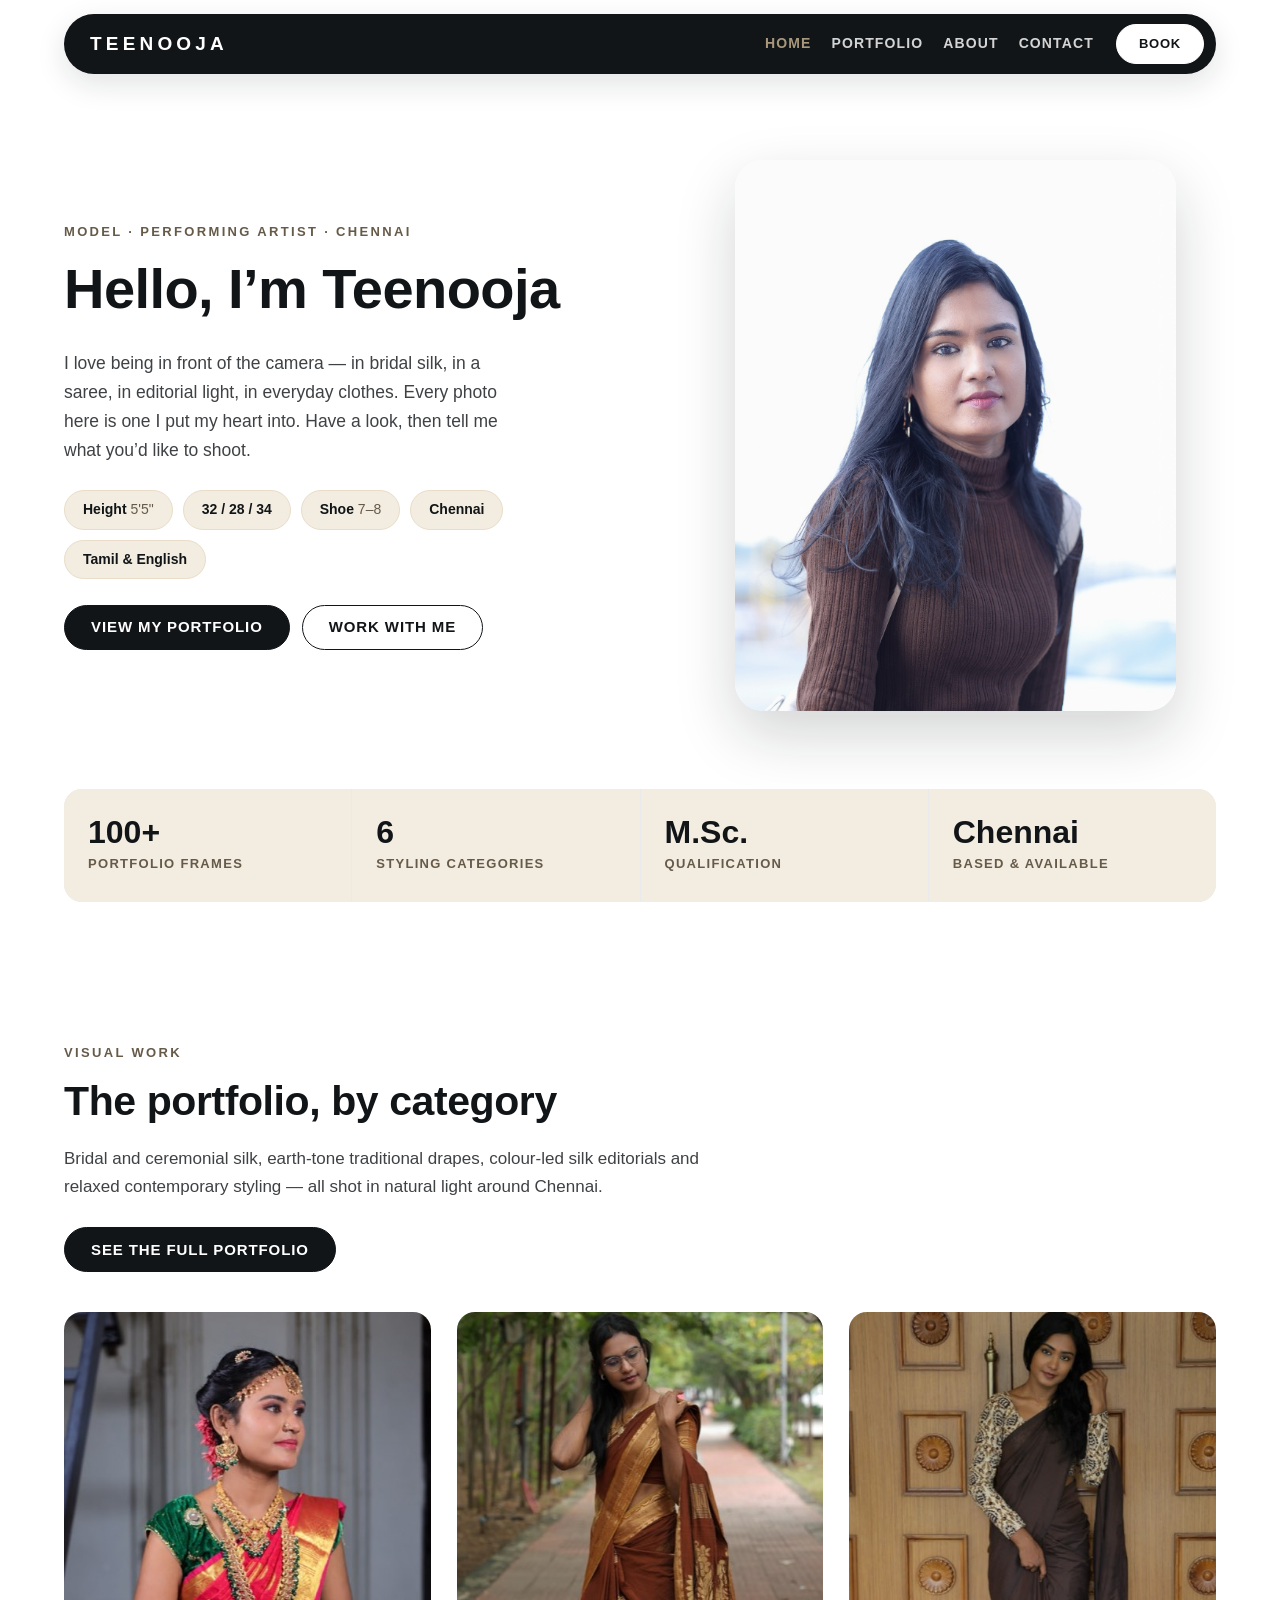
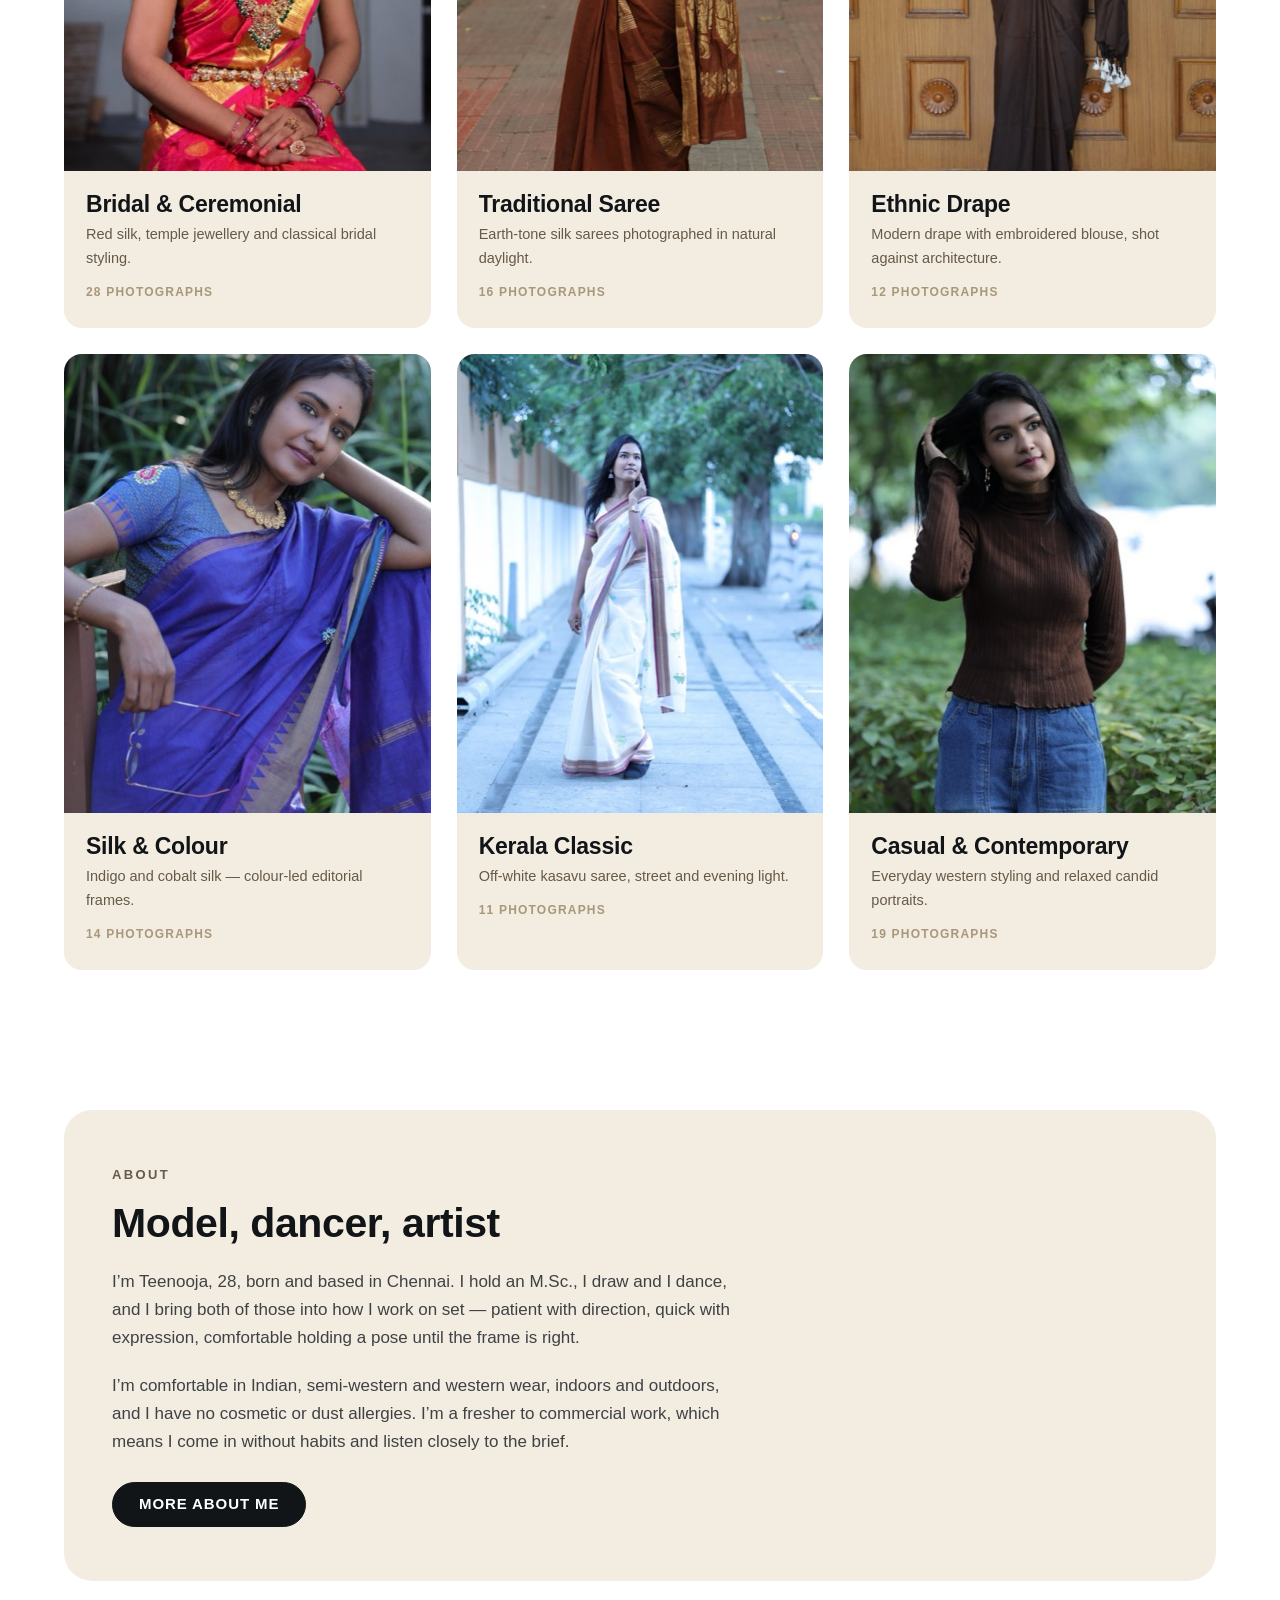
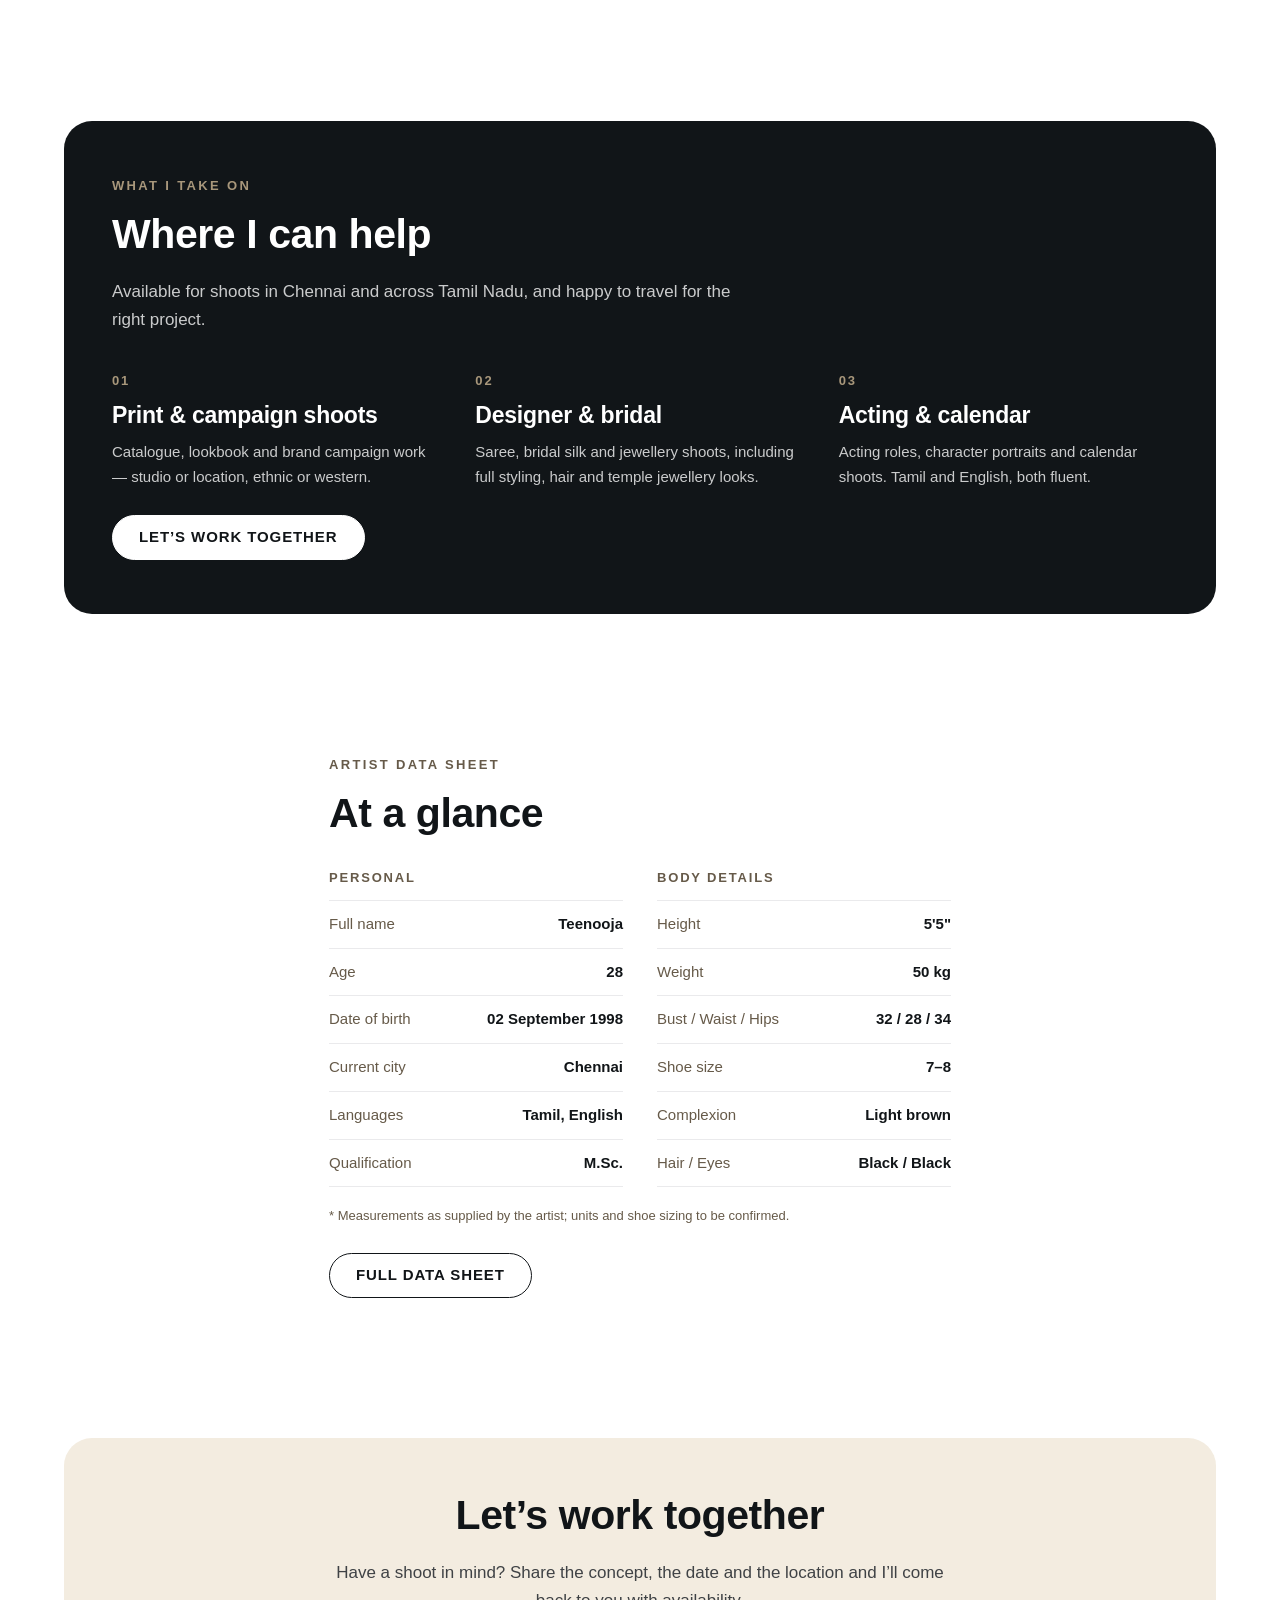
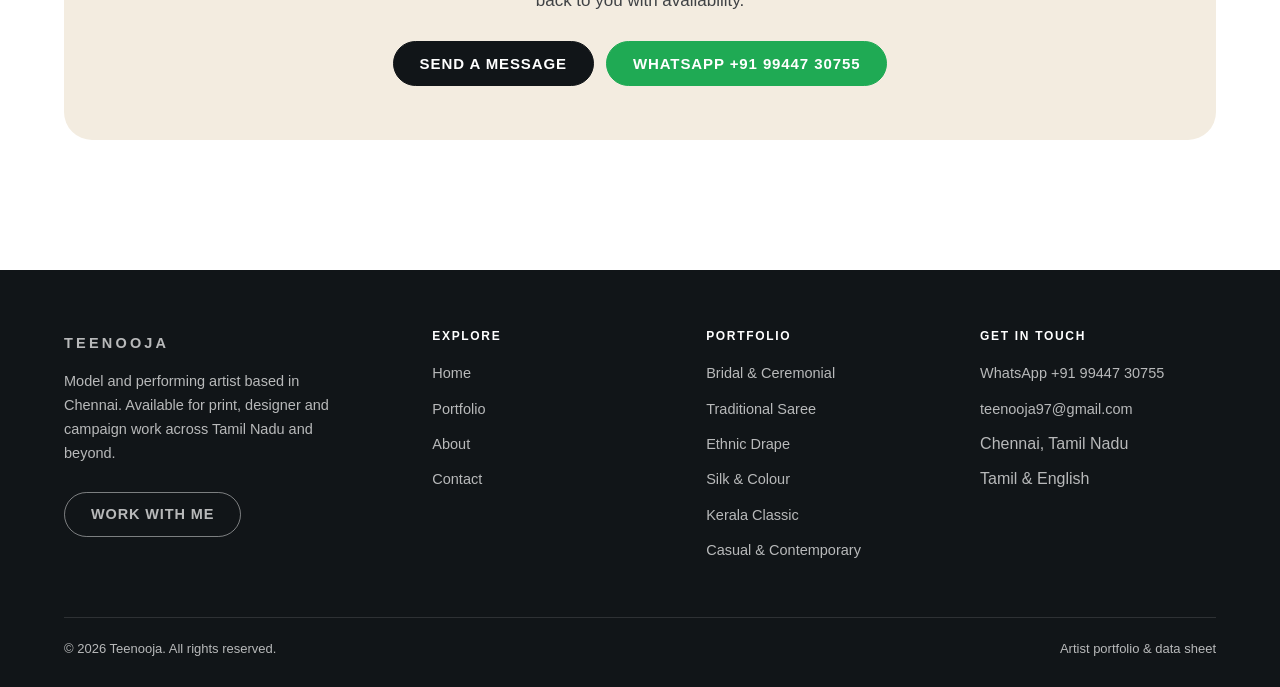
<file: index.html>
<!doctype html>
<html lang="en">
<head>
<meta charset="utf-8">
<meta name="viewport" content="width=device-width, initial-scale=1">
<title>Teenooja | Model &amp; Artist Portfolio &mdash; Chennai</title>
<meta name="description" content="Teenooja is a Chennai-based model and performing artist. Portfolio of bridal, traditional, editorial and contemporary photography, plus a full artist data sheet.">
<link rel="stylesheet" href="assets/style.css?v=20261121123923">
</head>
<body>

<header class="site-header">
  <div class="container">
    <nav class="nav">
      <a class="brand" href="index.html">Teenooja</a>
      <button class="nav-toggle" type="button" aria-label="Menu" aria-expanded="false">&#9776;</button>
      <div class="nav-links"><a href="index.html" aria-current="page">Home</a><a href="portfolio.html">Portfolio</a><a href="about.html">About</a><a href="contact.html">Contact</a></div>
      <a class="btn btn--light" href="contact.html">Book</a>
    </nav>
  </div>
</header>

<main>

  <section class="hero">
    <div class="container">
      <div class="hero-grid">
        <div class="reveal">
          <p class="eyebrow">Model &middot; Performing Artist &middot; Chennai</p>
          <h1>Hello, I&rsquo;m Teenooja</h1>
          <p class="lead">I love being in front of the camera &mdash; in bridal silk, in a saree,
             in editorial light, in everyday clothes. Every photo here is one I put my heart into.
             Have a look, then tell me what you&rsquo;d like to shoot.</p>
          <div class="chips">
        <div class="chip">Height <span>5&#39;5&quot;</span></div>
        <div class="chip">32 / 28 / 34</div>
        <div class="chip">Shoe <span>7&ndash;8</span></div>
        <div class="chip">Chennai</div>
        <div class="chip">Tamil &amp; English</div>
      </div>
          <div class="btn-row">
            <a class="btn" href="portfolio.html">View my portfolio</a>
            <a class="btn btn--ghost" href="contact.html">Work with me</a>
          </div>
        </div>
        <figure class="hero-figure reveal">
          <img src="img/full/801A8064.jpg" alt="Teenooja, studio portrait in a brown turtleneck">
        </figure>
      </div>
    </div>
  </section>

  <section style="padding-top:10px">
    <div class="container">
      <div class="stats reveal">
        <div class="stat"><b>100+</b><span>Portfolio frames</span></div>
        <div class="stat"><b>6</b><span>Styling categories</span></div>
        <div class="stat"><b>M.Sc.</b><span>Qualification</span></div>
        <div class="stat"><b>Chennai</b><span>Based &amp; available</span></div>
      </div>
    </div>
  </section>

  <section id="portfolio">
    <div class="container">
      <div class="reveal">
        <p class="eyebrow">Visual work</p>
        <h2>The portfolio, by category</h2>
        <p class="section-lead">Bridal and ceremonial silk, earth-tone traditional drapes, colour-led
           silk editorials and relaxed contemporary styling &mdash; all shot in natural light around Chennai.</p>
        <div class="btn-row"><a class="btn" href="portfolio.html">See the full portfolio</a></div>
      </div>
      <div class="cards reveal" data-cards></div>
    </div>
  </section>

  <section id="about">
    <div class="container">
      <div class="block-cream reveal">
        <p class="eyebrow">About</p>
        <h2>Model, dancer, artist</h2>
        <p class="section-lead">I&rsquo;m Teenooja, 28, born and based in Chennai. I hold an M.Sc., I draw and
           I dance, and I bring both of those into how I work on set &mdash; patient with direction,
           quick with expression, comfortable holding a pose until the frame is right.</p>
        <p class="section-lead">I&rsquo;m comfortable in Indian, semi-western and western wear, indoors and
           outdoors, and I have no cosmetic or dust allergies. I&rsquo;m a fresher to commercial work,
           which means I come in without habits and listen closely to the brief.</p>
        <div class="btn-row"><a class="btn" href="about.html">More about me</a></div>
      </div>
    </div>
  </section>

  <section id="services">
    <div class="container">
      <div class="block-dark reveal">
        <p class="eyebrow" style="color:var(--c1)">What I take on</p>
        <h2>Where I can help</h2>
        <p class="section-lead" style="color:rgba(255,255,255,.78)">Available for shoots in Chennai and
           across Tamil Nadu, and happy to travel for the right project.</p>
        <div class="numbered">
          <div>
            <span class="num">01</span>
            <h3>Print &amp; campaign shoots</h3>
            <p>Catalogue, lookbook and brand campaign work &mdash; studio or location, ethnic or western.</p>
          </div>
          <div>
            <span class="num">02</span>
            <h3>Designer &amp; bridal</h3>
            <p>Saree, bridal silk and jewellery shoots, including full styling, hair and temple jewellery looks.</p>
          </div>
          <div>
            <span class="num">03</span>
            <h3>Acting &amp; calendar</h3>
            <p>Acting roles, character portraits and calendar shoots. Tamil and English, both fluent.</p>
          </div>
        </div>
        <div class="btn-row"><a class="btn btn--light" href="contact.html">Let&rsquo;s work together</a></div>
      </div>
    </div>
  </section>

  <section id="data">
    <div class="container narrow">
      <div class="reveal">
        <p class="eyebrow">Artist data sheet</p>
        <h2>At a glance</h2>
        <div class="sheet">
          <div>
            <h3>Personal</h3>
            <dl>
              <div class="row"><dt>Full name</dt><dd>Teenooja</dd></div>
              <div class="row"><dt>Age</dt><dd>28</dd></div>
              <div class="row"><dt>Date of birth</dt><dd>02 September 1998</dd></div>
              <div class="row"><dt>Current city</dt><dd>Chennai</dd></div>
              <div class="row"><dt>Languages</dt><dd>Tamil, English</dd></div>
              <div class="row"><dt>Qualification</dt><dd>M.Sc.</dd></div>
            </dl>
          </div>
          <div>
            <h3>Body details</h3>
            <dl>
              <div class="row"><dt>Height</dt><dd>5&#39;5&quot;</dd></div>
              <div class="row"><dt>Weight</dt><dd>50 kg</dd></div>
              <div class="row"><dt>Bust / Waist / Hips</dt><dd>32 / 28 / 34</dd></div>
              <div class="row"><dt>Shoe size</dt><dd>7&ndash;8</dd></div>
              <div class="row"><dt>Complexion</dt><dd>Light brown</dd></div>
              <div class="row"><dt>Hair / Eyes</dt><dd>Black / Black</dd></div>
            </dl>
          </div>
        </div>
        <p class="footnote">* Measurements as supplied by the artist; units and shoe sizing to be confirmed.</p>
        <div class="btn-row"><a class="btn btn--ghost" href="about.html">Full data sheet</a></div>
      </div>
    </div>
  </section>

  <section id="work-together">
    <div class="container">
      <div class="block-cream reveal" style="text-align:center">
        <h2>Let&rsquo;s work together</h2>
        <p class="section-lead" style="margin-inline:auto">Have a shoot in mind? Share the concept,
           the date and the location and I&rsquo;ll come back to you with availability.</p>
        <div class="btn-row" style="justify-content:center">
          <a class="btn" href="contact.html">Send a message</a>
          <a class="btn btn--wa" href="https://wa.me/919944730755">WhatsApp +91 99447 30755</a>
        </div>
      </div>
    </div>
  </section>
</main>

<footer class="site-footer">
  <div class="container">
    <div class="footer-grid">
      <div>
        <a class="brand" href="index.html">Teenooja</a>
        <p>Model and performing artist based in Chennai. Available for print, designer and
           campaign work across Tamil Nadu and beyond.</p>
        <div class="btn-row"><a class="btn btn--outline-light" href="contact.html">Work with me</a></div>
      </div>
      <div>
        <h4>Explore</h4>
        <ul>
          <li><a href="index.html">Home</a></li>
          <li><a href="portfolio.html">Portfolio</a></li>
          <li><a href="about.html">About</a></li>
          <li><a href="contact.html">Contact</a></li>
        </ul>
      </div>
      <div>
        <h4>Portfolio</h4>
        <ul>
          <li><a href="portfolio.html#bridal">Bridal &amp; Ceremonial</a></li>
          <li><a href="portfolio.html#traditional">Traditional Saree</a></li>
          <li><a href="portfolio.html#ethnic">Ethnic Drape</a></li>
          <li><a href="portfolio.html#silk">Silk &amp; Colour</a></li>
          <li><a href="portfolio.html#kerala">Kerala Classic</a></li>
          <li><a href="portfolio.html#casual">Casual &amp; Contemporary</a></li>
        </ul>
      </div>
      <div>
        <h4>Get in touch</h4>
        <ul>
          <li><a href="https://wa.me/919944730755">WhatsApp +91 99447 30755</a></li>
          <li><a href="mailto:teenooja97@gmail.com">teenooja97@gmail.com</a></li>
          <li>Chennai, Tamil Nadu</li>
          <li>Tamil &amp; English</li>
        </ul>
      </div>
    </div>
    <div class="footer-bottom">
      <span>&copy; 2026 Teenooja. All rights reserved.</span>
      <span>Artist portfolio &amp; data sheet</span>
    </div>
  </div>
</footer>

<script src="assets/gallery.js?v=20261121123923"></script>
<script src="assets/main.js?v=20261121123923"></script>
</body>
</html>
</file>
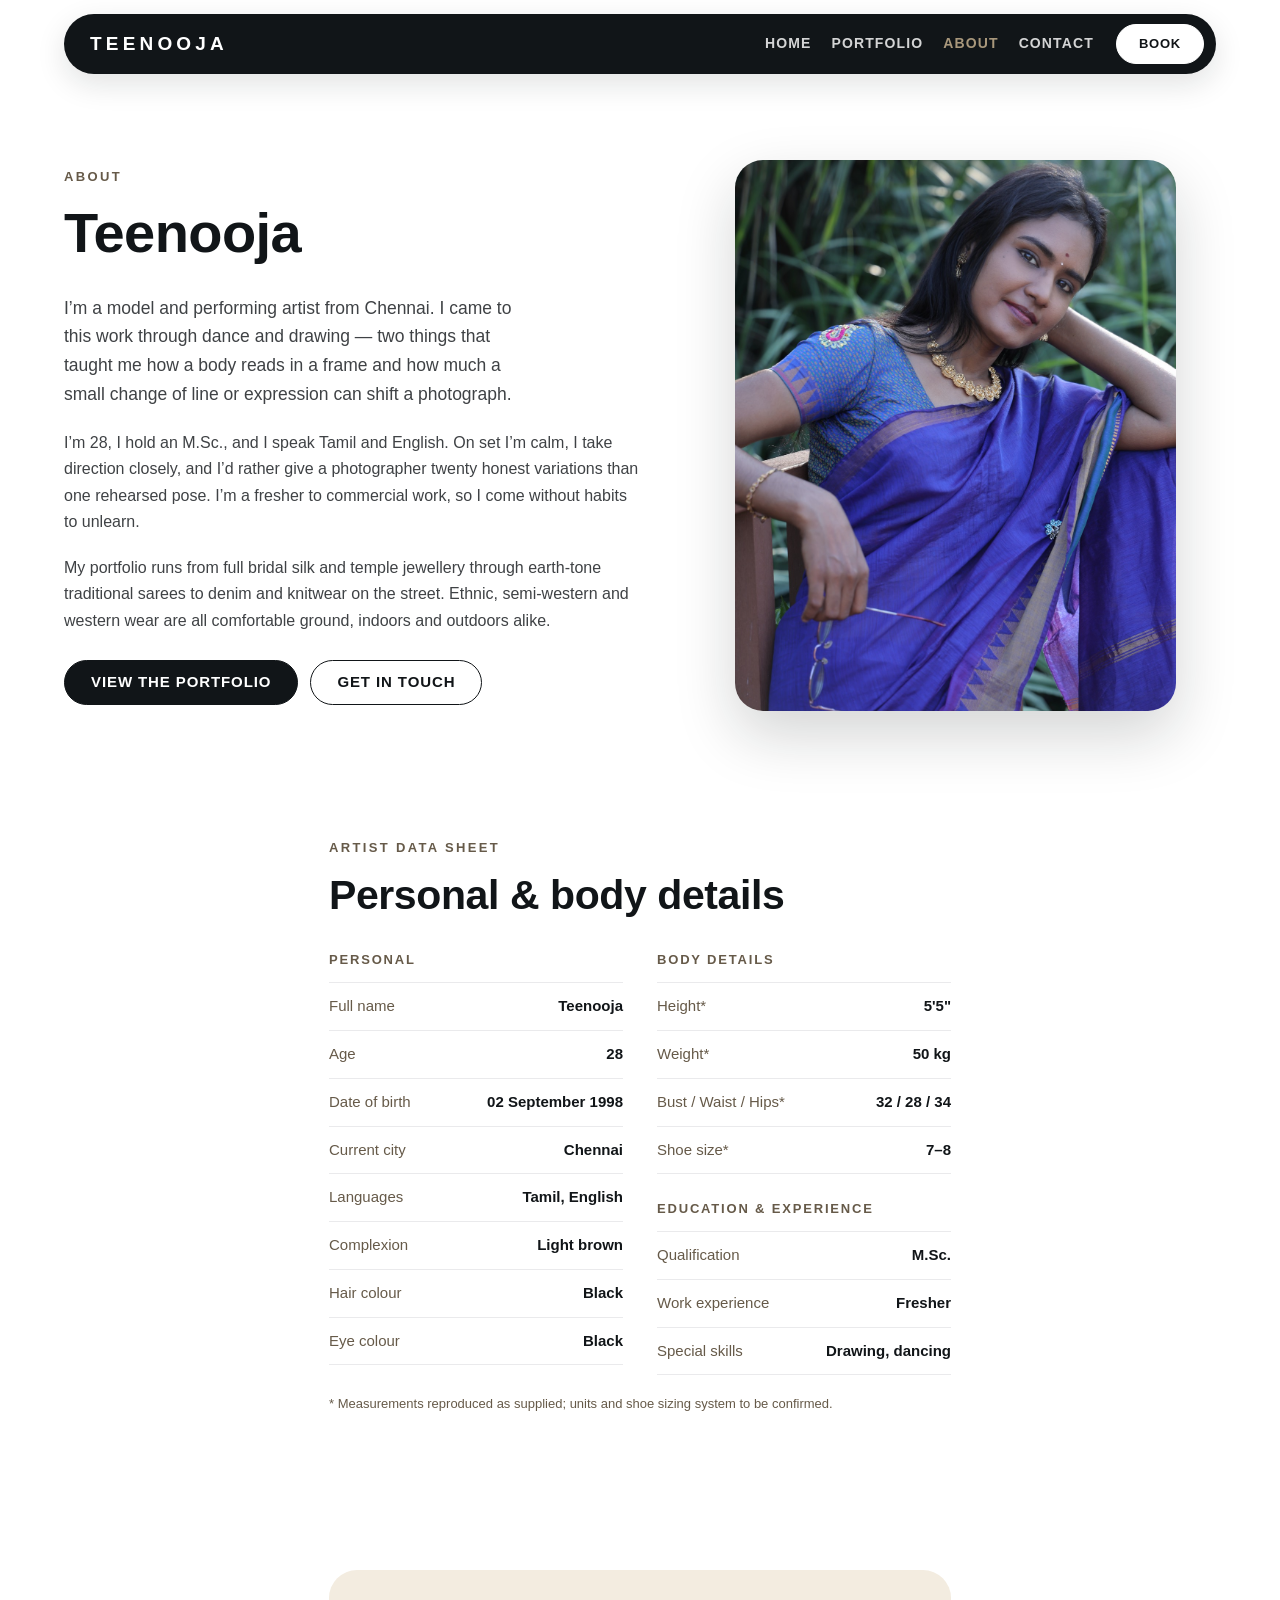
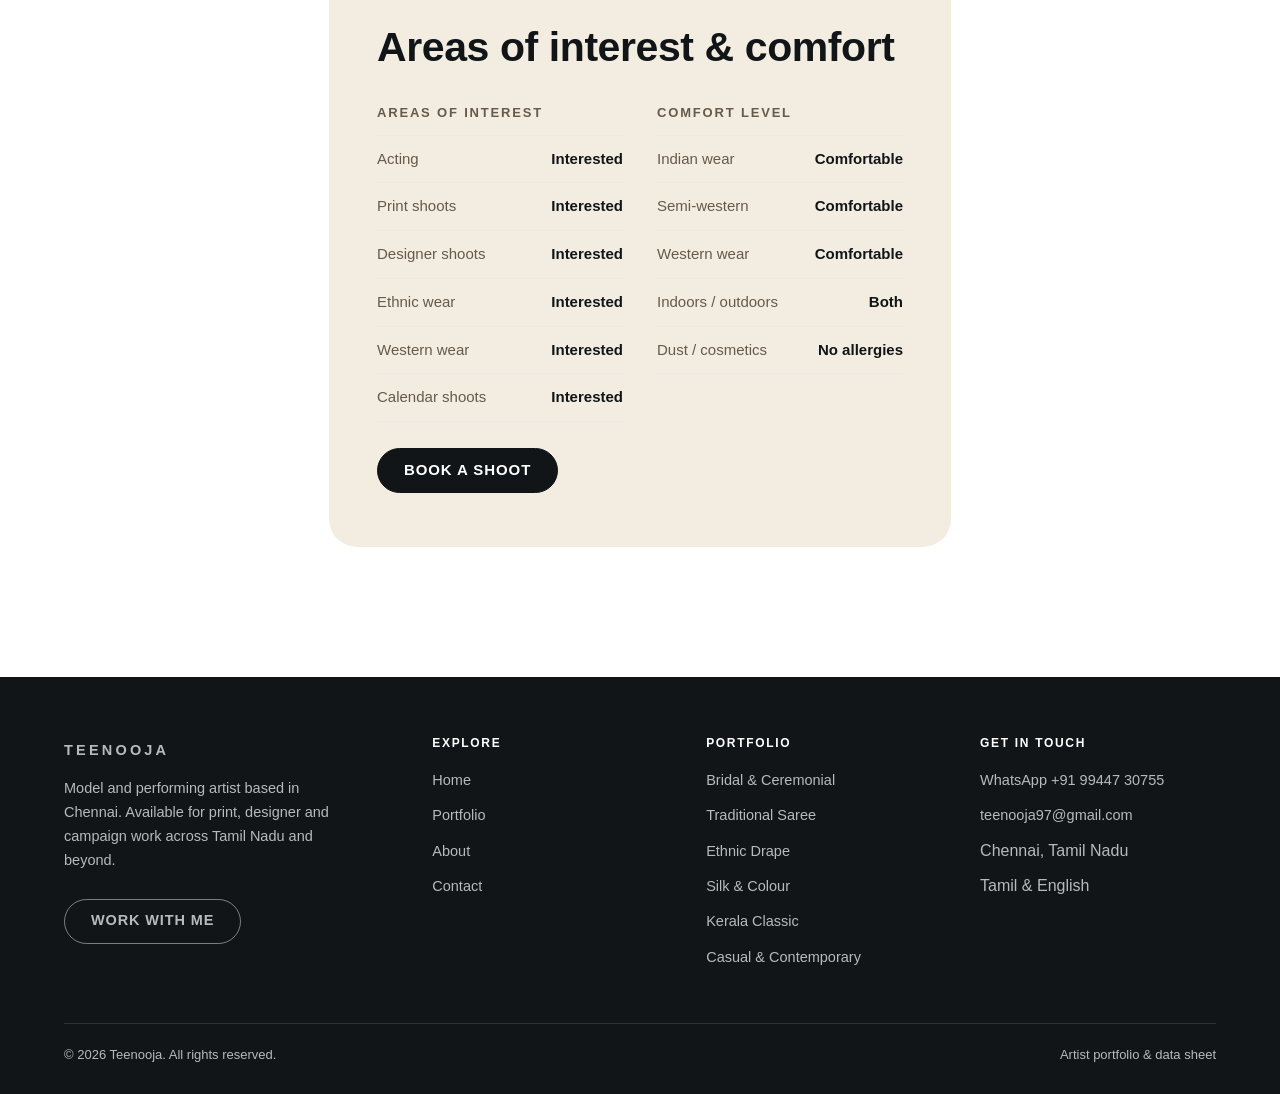
<file: about.html>
<!doctype html>
<html lang="en">
<head>
<meta charset="utf-8">
<meta name="viewport" content="width=device-width, initial-scale=1">
<title>About | Teenooja &mdash; Model &amp; Artist, Chennai</title>
<meta name="description" content="About Teenooja: Chennai-based model and performing artist. Full artist data sheet, areas of interest, comfort levels and experience.">
<link rel="stylesheet" href="assets/style.css?v=20261121123923">
</head>
<body>

<header class="site-header">
  <div class="container">
    <nav class="nav">
      <a class="brand" href="index.html">Teenooja</a>
      <button class="nav-toggle" type="button" aria-label="Menu" aria-expanded="false">&#9776;</button>
      <div class="nav-links"><a href="index.html">Home</a><a href="portfolio.html">Portfolio</a><a href="about.html" aria-current="page">About</a><a href="contact.html">Contact</a></div>
      <a class="btn btn--light" href="contact.html">Book</a>
    </nav>
  </div>
</header>

<main>

  <section class="hero">
    <div class="container">
      <div class="hero-grid">
        <div class="reveal">
          <p class="eyebrow">About</p>
          <h1>Teenooja</h1>
          <p class="lead">I&rsquo;m a model and performing artist from Chennai. I came to this work through
             dance and drawing &mdash; two things that taught me how a body reads in a frame and how much
             a small change of line or expression can shift a photograph.</p>
          <p>I&rsquo;m 28, I hold an M.Sc., and I speak Tamil and English. On set I&rsquo;m calm, I take
             direction closely, and I&rsquo;d rather give a photographer twenty honest variations than one
             rehearsed pose. I&rsquo;m a fresher to commercial work, so I come without habits to unlearn.</p>
          <p>My portfolio runs from full bridal silk and temple jewellery through earth-tone traditional
             sarees to denim and knitwear on the street. Ethnic, semi-western and western wear are all
             comfortable ground, indoors and outdoors alike.</p>
          <div class="btn-row">
            <a class="btn" href="portfolio.html">View the portfolio</a>
            <a class="btn btn--ghost" href="contact.html">Get in touch</a>
          </div>
        </div>
        <figure class="hero-figure reveal">
          <img src="img/full/801A2327.jpg" alt="Teenooja in a purple silk saree, outdoor portrait">
        </figure>
      </div>
    </div>
  </section>

  <section>
    <div class="container narrow">
      <div class="reveal">
        <p class="eyebrow">Artist data sheet</p>
        <h2>Personal &amp; body details</h2>
        <div class="sheet">
          <div>
            <h3>Personal</h3>
            <dl>
              <div class="row"><dt>Full name</dt><dd>Teenooja</dd></div>
              <div class="row"><dt>Age</dt><dd>28</dd></div>
              <div class="row"><dt>Date of birth</dt><dd>02 September 1998</dd></div>
              <div class="row"><dt>Current city</dt><dd>Chennai</dd></div>
              <div class="row"><dt>Languages</dt><dd>Tamil, English</dd></div>
              <div class="row"><dt>Complexion</dt><dd>Light brown</dd></div>
              <div class="row"><dt>Hair colour</dt><dd>Black</dd></div>
              <div class="row"><dt>Eye colour</dt><dd>Black</dd></div>
            </dl>
          </div>
          <div>
            <h3>Body details</h3>
            <dl>
              <div class="row"><dt>Height*</dt><dd>5&#39;5&quot;</dd></div>
              <div class="row"><dt>Weight*</dt><dd>50 kg</dd></div>
              <div class="row"><dt>Bust / Waist / Hips*</dt><dd>32 / 28 / 34</dd></div>
              <div class="row"><dt>Shoe size*</dt><dd>7&ndash;8</dd></div>
            </dl>
            <h3 style="margin-top:28px">Education &amp; experience</h3>
            <dl>
              <div class="row"><dt>Qualification</dt><dd>M.Sc.</dd></div>
              <div class="row"><dt>Work experience</dt><dd>Fresher</dd></div>
              <div class="row"><dt>Special skills</dt><dd>Drawing, dancing</dd></div>
            </dl>
          </div>
        </div>
        <p class="footnote">* Measurements reproduced as supplied; units and shoe sizing system to be confirmed.</p>
      </div>
    </div>
  </section>

  <section>
    <div class="container narrow">
      <div class="block-cream reveal">
        <h2>Areas of interest &amp; comfort</h2>
        <div class="sheet">
          <div>
            <h3>Areas of interest</h3>
            <dl>
              <div class="row"><dt>Acting</dt><dd>Interested</dd></div>
              <div class="row"><dt>Print shoots</dt><dd>Interested</dd></div>
              <div class="row"><dt>Designer shoots</dt><dd>Interested</dd></div>
              <div class="row"><dt>Ethnic wear</dt><dd>Interested</dd></div>
              <div class="row"><dt>Western wear</dt><dd>Interested</dd></div>
              <div class="row"><dt>Calendar shoots</dt><dd>Interested</dd></div>
            </dl>
          </div>
          <div>
            <h3>Comfort level</h3>
            <dl>
              <div class="row"><dt>Indian wear</dt><dd>Comfortable</dd></div>
              <div class="row"><dt>Semi-western</dt><dd>Comfortable</dd></div>
              <div class="row"><dt>Western wear</dt><dd>Comfortable</dd></div>
              <div class="row"><dt>Indoors / outdoors</dt><dd>Both</dd></div>
              <div class="row"><dt>Dust / cosmetics</dt><dd>No allergies</dd></div>
            </dl>
          </div>
        </div>
        <div class="btn-row"><a class="btn" href="contact.html">Book a shoot</a></div>
      </div>
    </div>
  </section>
</main>

<footer class="site-footer">
  <div class="container">
    <div class="footer-grid">
      <div>
        <a class="brand" href="index.html">Teenooja</a>
        <p>Model and performing artist based in Chennai. Available for print, designer and
           campaign work across Tamil Nadu and beyond.</p>
        <div class="btn-row"><a class="btn btn--outline-light" href="contact.html">Work with me</a></div>
      </div>
      <div>
        <h4>Explore</h4>
        <ul>
          <li><a href="index.html">Home</a></li>
          <li><a href="portfolio.html">Portfolio</a></li>
          <li><a href="about.html">About</a></li>
          <li><a href="contact.html">Contact</a></li>
        </ul>
      </div>
      <div>
        <h4>Portfolio</h4>
        <ul>
          <li><a href="portfolio.html#bridal">Bridal &amp; Ceremonial</a></li>
          <li><a href="portfolio.html#traditional">Traditional Saree</a></li>
          <li><a href="portfolio.html#ethnic">Ethnic Drape</a></li>
          <li><a href="portfolio.html#silk">Silk &amp; Colour</a></li>
          <li><a href="portfolio.html#kerala">Kerala Classic</a></li>
          <li><a href="portfolio.html#casual">Casual &amp; Contemporary</a></li>
        </ul>
      </div>
      <div>
        <h4>Get in touch</h4>
        <ul>
          <li><a href="https://wa.me/919944730755">WhatsApp +91 99447 30755</a></li>
          <li><a href="mailto:teenooja97@gmail.com">teenooja97@gmail.com</a></li>
          <li>Chennai, Tamil Nadu</li>
          <li>Tamil &amp; English</li>
        </ul>
      </div>
    </div>
    <div class="footer-bottom">
      <span>&copy; 2026 Teenooja. All rights reserved.</span>
      <span>Artist portfolio &amp; data sheet</span>
    </div>
  </div>
</footer>

<script src="assets/gallery.js?v=20261121123923"></script>
<script src="assets/main.js?v=20261121123923"></script>
</body>
</html>
</file>
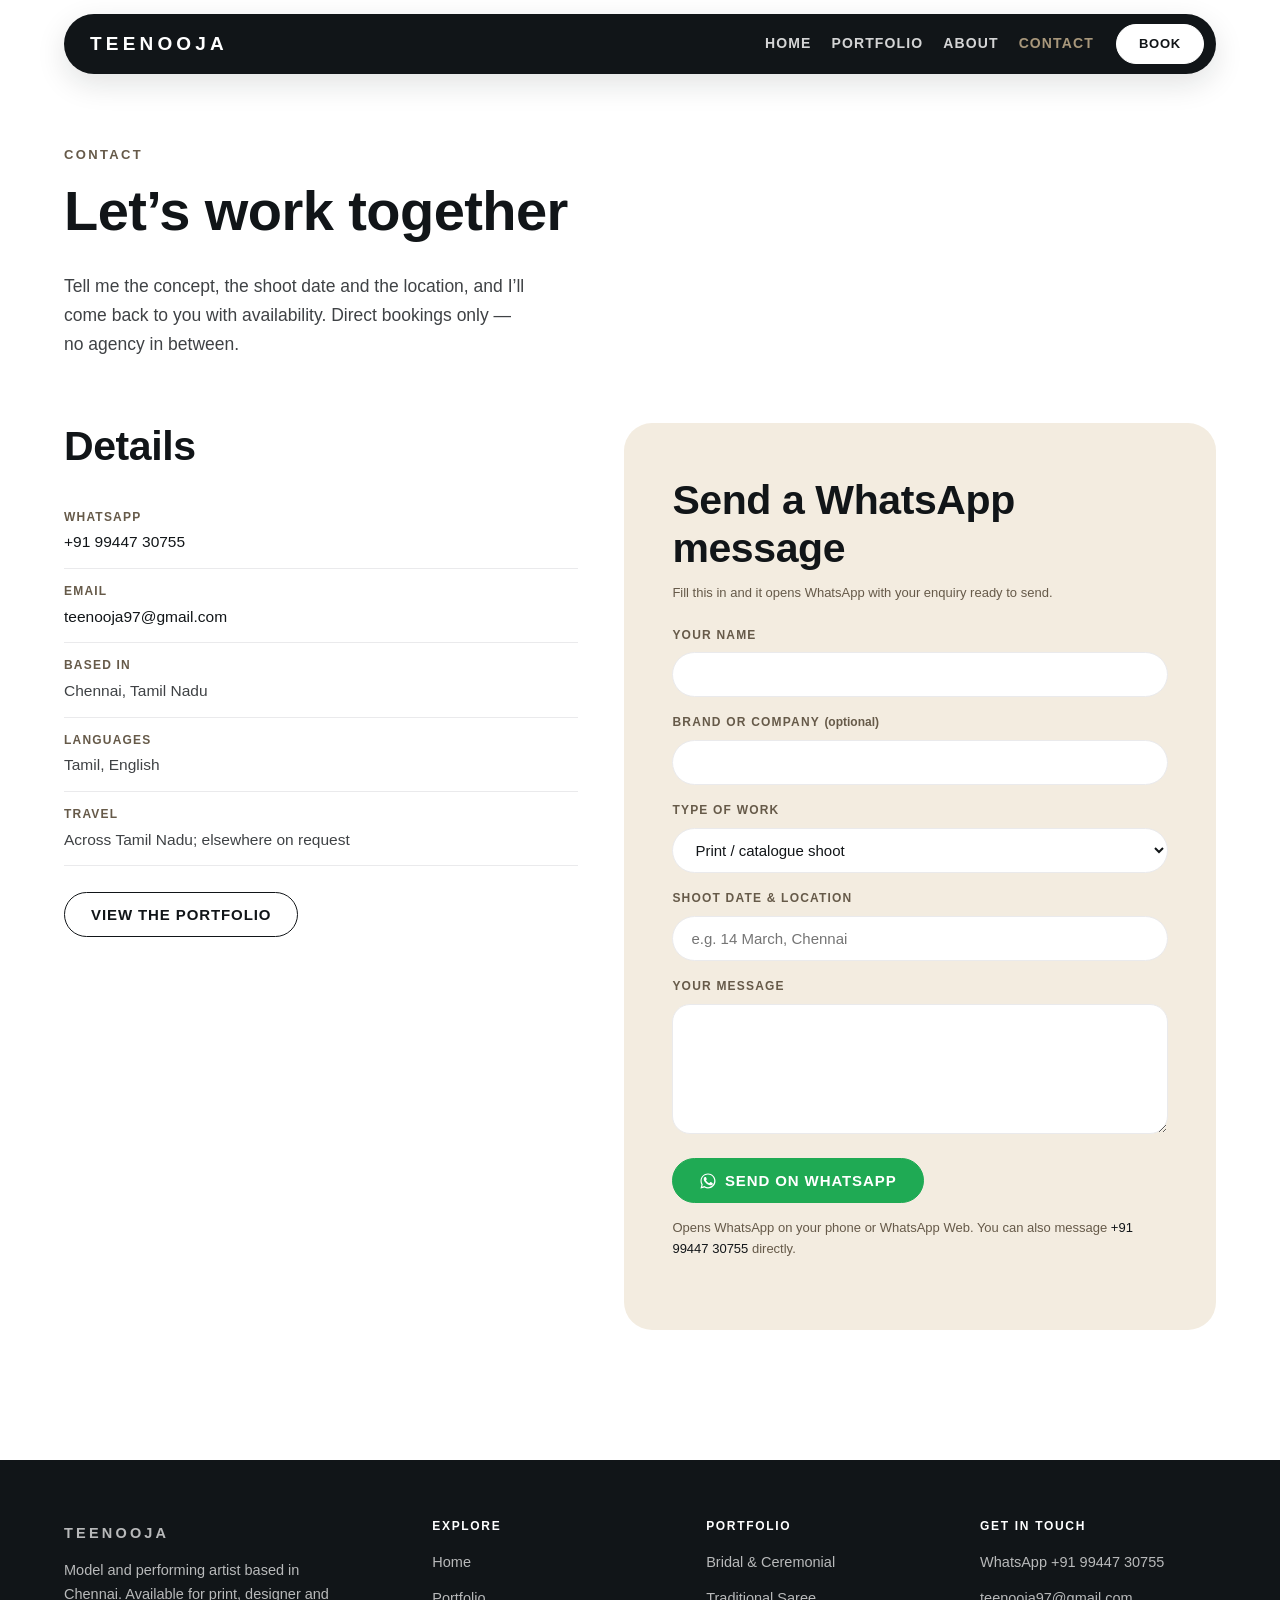
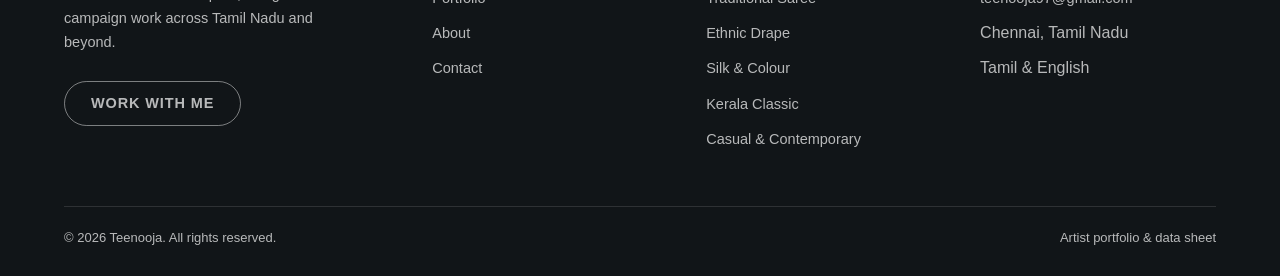
<file: contact.html>
<!doctype html>
<html lang="en">
<head>
<meta charset="utf-8">
<meta name="viewport" content="width=device-width, initial-scale=1">
<title>Contact | Teenooja &mdash; Model &amp; Artist, Chennai</title>
<meta name="description" content="Book Teenooja for print, designer, bridal, calendar or acting work in Chennai and across Tamil Nadu.">
<link rel="stylesheet" href="assets/style.css?v=20261121123923">
</head>
<body>

<header class="site-header">
  <div class="container">
    <nav class="nav">
      <a class="brand" href="index.html">Teenooja</a>
      <button class="nav-toggle" type="button" aria-label="Menu" aria-expanded="false">&#9776;</button>
      <div class="nav-links"><a href="index.html">Home</a><a href="portfolio.html">Portfolio</a><a href="about.html">About</a><a href="contact.html" aria-current="page">Contact</a></div>
      <a class="btn btn--light" href="contact.html">Book</a>
    </nav>
  </div>
</header>

<main>

  <section class="hero" style="padding-bottom:24px">
    <div class="container">
      <div class="reveal" style="max-width:700px">
        <p class="eyebrow">Contact</p>
        <h1>Let&rsquo;s work together</h1>
        <p class="lead">Tell me the concept, the shoot date and the location, and I&rsquo;ll come back to
           you with availability. Direct bookings only &mdash; no agency in between.</p>
      </div>
    </div>
  </section>

  <section style="padding-top:20px">
    <div class="container">
      <div class="contact-grid">
        <div class="reveal">
          <h2>Details</h2>
          <ul class="contact-list">
            <li><span>WhatsApp</span><a href="https://wa.me/919944730755">+91 99447 30755</a></li>
            <li><span>Email</span><a href="mailto:teenooja97@gmail.com">teenooja97@gmail.com</a></li>
            <li><span>Based in</span>Chennai, Tamil Nadu</li>
            <li><span>Languages</span>Tamil, English</li>
            <li><span>Travel</span>Across Tamil Nadu; elsewhere on request</li>
          </ul>
          <div class="btn-row"><a class="btn btn--ghost" href="portfolio.html">View the portfolio</a></div>
        </div>

        <div class="block-cream reveal">
          <h2>Send a WhatsApp message</h2>
          <p class="form-note" style="margin-top:-10px;margin-bottom:22px">Fill this in and it opens
             WhatsApp with your enquiry ready to send.</p>
          <form data-whatsapp="919944730755">
            <div class="field">
              <label for="name">Your name</label>
              <input id="name" name="name" type="text" required>
            </div>
            <div class="field">
              <label for="company">Brand or company <span style="text-transform:none;letter-spacing:0">(optional)</span></label>
              <input id="company" name="company" type="text">
            </div>
            <div class="field">
              <label for="type">Type of work</label>
              <select id="type" name="type">
                <option>Print / catalogue shoot</option>
                <option>Designer or bridal shoot</option>
                <option>Calendar shoot</option>
                <option>Acting</option>
                <option>Something else</option>
              </select>
            </div>
            <div class="field">
              <label for="date">Shoot date &amp; location</label>
              <input id="date" name="date" type="text" placeholder="e.g. 14 March, Chennai">
            </div>
            <div class="field">
              <label for="message">Your message</label>
              <textarea id="message" name="message" required></textarea>
            </div>
            <button class="btn btn--wa" type="submit">
              <svg viewBox="0 0 24 24" width="18" height="18" fill="currentColor" aria-hidden="true"><path d="M17.5 14.4c-.3-.2-1.7-.9-2-1-.3-.1-.5-.2-.7.1-.2.3-.7 1-.9 1.2-.2.2-.3.2-.6.1-.3-.2-1.2-.5-2.3-1.4-.9-.8-1.4-1.7-1.6-2-.2-.3 0-.5.1-.6l.5-.5c.1-.2.2-.3.3-.5 0-.2 0-.4 0-.5 0-.2-.7-1.6-.9-2.2-.2-.6-.5-.5-.7-.5h-.6c-.2 0-.5.1-.8.4-.3.3-1 1-1 2.5s1.1 2.9 1.2 3.1c.2.2 2.1 3.2 5.1 4.4.7.3 1.3.5 1.7.6.7.2 1.4.2 1.9.1.6-.1 1.7-.7 2-1.4.2-.7.2-1.3.2-1.4-.1-.2-.3-.3-.6-.4zM12 2C6.5 2 2 6.5 2 12c0 1.8.5 3.4 1.3 4.9L2 22l5.3-1.3c1.4.8 3 1.2 4.7 1.2 5.5 0 10-4.5 10-10S17.5 2 12 2zm0 18.2c-1.6 0-3.1-.4-4.4-1.2l-.3-.2-3.1.8.8-3-.2-.3c-.9-1.4-1.3-3-1.3-4.6 0-4.6 3.8-8.4 8.4-8.4s8.4 3.8 8.4 8.4-3.7 8.5-8.3 8.5z"/></svg>
              Send on WhatsApp
            </button>
            <p class="form-note" style="margin-top:14px">Opens WhatsApp on your phone or
               WhatsApp Web. You can also message
               <a href="https://wa.me/919944730755">+91 99447 30755</a> directly.</p>
          </form>
        </div>
      </div>
    </div>
  </section>
</main>

<footer class="site-footer">
  <div class="container">
    <div class="footer-grid">
      <div>
        <a class="brand" href="index.html">Teenooja</a>
        <p>Model and performing artist based in Chennai. Available for print, designer and
           campaign work across Tamil Nadu and beyond.</p>
        <div class="btn-row"><a class="btn btn--outline-light" href="contact.html">Work with me</a></div>
      </div>
      <div>
        <h4>Explore</h4>
        <ul>
          <li><a href="index.html">Home</a></li>
          <li><a href="portfolio.html">Portfolio</a></li>
          <li><a href="about.html">About</a></li>
          <li><a href="contact.html">Contact</a></li>
        </ul>
      </div>
      <div>
        <h4>Portfolio</h4>
        <ul>
          <li><a href="portfolio.html#bridal">Bridal &amp; Ceremonial</a></li>
          <li><a href="portfolio.html#traditional">Traditional Saree</a></li>
          <li><a href="portfolio.html#ethnic">Ethnic Drape</a></li>
          <li><a href="portfolio.html#silk">Silk &amp; Colour</a></li>
          <li><a href="portfolio.html#kerala">Kerala Classic</a></li>
          <li><a href="portfolio.html#casual">Casual &amp; Contemporary</a></li>
        </ul>
      </div>
      <div>
        <h4>Get in touch</h4>
        <ul>
          <li><a href="https://wa.me/919944730755">WhatsApp +91 99447 30755</a></li>
          <li><a href="mailto:teenooja97@gmail.com">teenooja97@gmail.com</a></li>
          <li>Chennai, Tamil Nadu</li>
          <li>Tamil &amp; English</li>
        </ul>
      </div>
    </div>
    <div class="footer-bottom">
      <span>&copy; 2026 Teenooja. All rights reserved.</span>
      <span>Artist portfolio &amp; data sheet</span>
    </div>
  </div>
</footer>

<script src="assets/gallery.js?v=20261121123923"></script>
<script src="assets/main.js?v=20261121123923"></script>
</body>
</html>
</file>
<file: assets/style.css>
/* TEENOOJA — artist portfolio
   Palette and type scale modelled on the reference site. */

:root{
  --c1:#a8977b;   /* accent gold */
  --c2:#665a49;   /* deep tan   */
  --c3:#3f4245;   /* body text  */
  --c4:#111518;   /* near black */
  --c5:#eaeaec;   /* border     */
  --c6:#f3ece0;   /* cream      */
  --c7:#ffffff;
  --c9:#e9ddc9;   /* sand       */

  --font: -apple-system, BlinkMacSystemFont, "Segoe UI", Roboto, Helvetica, Arial, sans-serif;
  --container: 1290px;
  --narrow: 750px;
  --radius: 18px;
  --radius-lg: 28px;
  --ease: all .25s cubic-bezier(.455,.03,.515,.955);
}

*,*::before,*::after{box-sizing:border-box}

html{scroll-behavior:smooth}

body{
  margin:0;
  font-family:var(--font);
  font-size:16px;
  line-height:1.65;
  color:var(--c3);
  background:var(--c7);
  -webkit-font-smoothing:antialiased;
}

img{max-width:100%;display:block}

a{color:var(--c4);text-decoration:none;transition:var(--ease)}
a:hover{color:var(--c2)}

h1,h2,h3,h4{
  color:var(--c4);
  font-weight:800;
  letter-spacing:-.01em;
  line-height:1.15;
  margin:0 0 .5em;
}
h1{font-size:clamp(34px,5vw,56px)}
h2{font-size:clamp(28px,3.6vw,41px)}
h3{font-size:clamp(19px,2vw,23px)}

p{margin:0 0 1.2em}

.container{width:min(100%,var(--container));margin-inline:auto;padding-inline:5vw}
.narrow{max-width:var(--narrow)}

section{padding:70px 0}
.section-lead{max-width:640px;font-size:17px}

/* ---------- buttons ---------- */
.btn{
  display:inline-flex;align-items:center;justify-content:center;gap:.5em;
  min-height:45px;padding:8px 26px;
  border-radius:40px;border:1px solid var(--c4);
  background:var(--c4);color:var(--c7);
  font-size:15px;font-weight:600;text-transform:uppercase;letter-spacing:.06em;
  cursor:pointer;transition:var(--ease);
}
.btn:hover{background:var(--c1);border-color:var(--c1);color:var(--c4)}
.btn--ghost{background:transparent;color:var(--c4)}
.btn--ghost:hover{background:var(--c4);border-color:var(--c4);color:var(--c7)}
.btn--light{background:var(--c7);border-color:var(--c7);color:var(--c4)}
.btn--light:hover{background:var(--c1);border-color:var(--c1);color:var(--c4)}
.btn--outline-light{background:transparent;border-color:rgba(255,255,255,.45);color:#fff}
.btn--outline-light:hover{background:#fff;border-color:#fff;color:var(--c4)}
.btn--wa{background:#1faa54;border-color:#1faa54;color:#fff}
.btn--wa:hover{background:#17833f;border-color:#17833f;color:#fff}
.btn--wa svg{flex:none}
.btn-row{display:flex;flex-wrap:wrap;gap:12px;margin-top:26px}

/* ---------- header ---------- */
.site-header{position:sticky;top:0;z-index:60;padding:14px 0;background:transparent}
.nav{
  display:flex;align-items:center;gap:22px;
  background:var(--c4);color:#fff;
  border-radius:50px;padding:10px 12px 10px 26px;
  box-shadow:0 10px 30px rgba(17,21,24,.12);
}
.brand{
  color:#fff;font-weight:700;font-size:19px;
  letter-spacing:.22em;text-transform:uppercase;white-space:nowrap;
}
.brand:hover{color:var(--c1)}
.nav-links{display:flex;align-items:center;gap:20px;margin-left:auto}
.nav-links a{
  color:rgba(255,255,255,.82);font-size:14px;font-weight:600;
  text-transform:uppercase;letter-spacing:.08em;
}
.nav-links a:hover,.nav-links a[aria-current="page"]{color:var(--c1)}
.nav .btn{min-height:40px;padding:6px 22px;font-size:13px}
.nav-toggle{
  display:none;margin-left:auto;background:none;border:0;color:#fff;
  font-size:22px;line-height:1;cursor:pointer;padding:6px 10px;
}

/* ---------- hero ---------- */
.hero{padding:56px 0 40px}
.hero-grid{display:grid;grid-template-columns:1.05fr .95fr;gap:56px;align-items:center}
.eyebrow{
  font-size:13px;font-weight:700;text-transform:uppercase;letter-spacing:.18em;
  color:var(--c2);margin:0 0 14px;
}
.hero p.lead{font-size:17.5px;max-width:48ch}
.hero-figure{
  border-radius:var(--radius-lg);overflow:hidden;
  box-shadow:0 24px 60px rgba(17,21,24,.18);
  aspect-ratio:4/5;
}
.hero-figure img{width:100%;height:100%;object-fit:cover;object-position:center 22%}

/* chips (comp-card facts) */
.chips{display:flex;flex-wrap:wrap;gap:10px;margin:26px 0 0}
.chip{
  background:var(--c6);border:1px solid var(--c9);
  border-radius:40px;padding:7px 18px;
  font-size:14px;font-weight:600;color:var(--c4);
}
.chip span{color:var(--c2);font-weight:500}

/* ---------- stats ---------- */
.stats{
  display:grid;grid-template-columns:repeat(4,1fr);gap:1px;
  background:var(--c5);border-radius:var(--radius);overflow:hidden;margin-top:12px;
}
.stat{background:var(--c6);padding:26px 24px}
.stat b{display:block;font-size:clamp(24px,2.6vw,32px);font-weight:800;color:var(--c4);line-height:1.1}
.stat span{font-size:13px;text-transform:uppercase;letter-spacing:.1em;color:var(--c2);font-weight:600}

/* ---------- category cards ---------- */
.cards{display:grid;grid-template-columns:repeat(3,1fr);gap:26px;margin-top:40px}
.card{
  background:var(--c6);border-radius:var(--radius);overflow:hidden;
  transition:var(--ease);display:block;
}
.card:hover{transform:translateY(-5px);box-shadow:0 18px 40px rgba(17,21,24,.14)}
.card-img{aspect-ratio:4/5;overflow:hidden;background:var(--c5)}
.card-img img{width:100%;height:100%;object-fit:cover;transition:transform .5s ease}
.card:hover .card-img img{transform:scale(1.04)}
.card-body{padding:20px 22px 24px}
.card-body h3{margin-bottom:6px}
.card-body p{margin:0;font-size:14.5px;color:var(--c2)}
.card-count{
  display:inline-block;margin-top:12px;font-size:12px;font-weight:700;
  text-transform:uppercase;letter-spacing:.1em;color:var(--c1);
}

/* ---------- dark block ---------- */
.block-dark{
  background:var(--c4);color:rgba(255,255,255,.78);
  border-radius:var(--radius-lg);padding:54px 48px;
}
.block-dark h2,.block-dark h3{color:#fff}
.block-cream{background:var(--c6);border-radius:var(--radius-lg);padding:54px 48px}

/* ---------- services / numbered list ---------- */
.numbered{display:grid;grid-template-columns:repeat(3,1fr);gap:34px;margin-top:36px}
.numbered .num{
  font-size:13px;font-weight:800;letter-spacing:.14em;color:var(--c1);
  display:block;margin-bottom:10px;
}
.numbered p{font-size:15px;margin:0}
.block-dark .numbered h3 a{color:#fff}
.block-dark .numbered h3 a:hover{color:var(--c1)}

/* ---------- data sheet ---------- */
.sheet{display:grid;grid-template-columns:repeat(2,1fr);gap:34px;margin-top:34px}
.sheet h3{
  font-size:13px;text-transform:uppercase;letter-spacing:.14em;
  color:var(--c2);font-weight:700;margin-bottom:14px;
}
.sheet dl{margin:0;border-top:1px solid var(--c5)}
.sheet .row{
  display:flex;justify-content:space-between;gap:18px;
  padding:11px 0;border-bottom:1px solid var(--c5);font-size:15px;
}
.sheet dt{color:var(--c2)}
.sheet dd{margin:0;font-weight:600;color:var(--c4);text-align:right}
.footnote{font-size:13px;color:var(--c2);margin-top:18px}

/* ---------- gallery ---------- */
.filters{display:flex;flex-wrap:wrap;gap:10px;margin:30px 0 34px}
.filter{
  background:transparent;border:1px solid var(--c5);border-radius:40px;
  padding:9px 20px;font-size:13px;font-weight:700;text-transform:uppercase;
  letter-spacing:.08em;color:var(--c3);cursor:pointer;transition:var(--ease);
  font-family:inherit;
}
.filter:hover{border-color:var(--c1);color:var(--c4)}
.filter.is-active{background:var(--c4);border-color:var(--c4);color:#fff}

.masonry{display:flex;flex-direction:column;gap:18px}
.masonry-row{display:flex;gap:18px}
.masonry figure{
  margin:0;flex:none;border-radius:14px;overflow:hidden;
  background:var(--c5);cursor:zoom-in;position:relative;
}
.masonry img{width:100%;height:100%;object-fit:cover;transition:transform .5s ease,opacity .4s ease}
.masonry figure:hover img{transform:scale(1.03)}
.masonry figcaption{
  position:absolute;inset:auto 0 0 0;padding:26px 14px 12px;
  background:linear-gradient(transparent,rgba(17,21,24,.75));
  color:#fff;font-size:12px;font-weight:600;text-transform:uppercase;
  letter-spacing:.1em;opacity:0;transition:var(--ease);
}
.masonry figure:hover figcaption{opacity:1}

/* ---------- lightbox ---------- */
.lightbox{
  position:fixed;inset:0;z-index:200;display:none;
  background:rgba(17,21,24,.94);
  align-items:center;justify-content:center;padding:4vh 6vw;
}
.lightbox.is-open{display:flex}
.lightbox img{max-width:100%;max-height:92vh;object-fit:contain;border-radius:8px}
.lb-btn{
  position:absolute;background:rgba(255,255,255,.1);border:0;color:#fff;
  width:50px;height:50px;border-radius:50%;font-size:22px;cursor:pointer;
  display:grid;place-items:center;transition:var(--ease);
}
.lb-btn:hover{background:var(--c1);color:var(--c4)}
.lb-close{top:22px;right:22px}
.lb-prev{left:18px;top:50%;transform:translateY(-50%)}
.lb-next{right:18px;top:50%;transform:translateY(-50%)}
.lb-count{
  position:absolute;bottom:20px;left:50%;transform:translateX(-50%);
  color:rgba(255,255,255,.65);font-size:13px;letter-spacing:.1em;
}

/* ---------- faq ---------- */
.faq{margin-top:30px;border-top:1px solid var(--c5)}
.faq details{border-bottom:1px solid var(--c5)}
.faq summary{
  list-style:none;cursor:pointer;padding:18px 0;
  font-weight:700;color:var(--c4);font-size:17px;
  display:flex;justify-content:space-between;gap:20px;align-items:center;
}
.faq summary::-webkit-details-marker{display:none}
.faq summary::after{content:"+";color:var(--c1);font-size:22px;font-weight:700}
.faq details[open] summary::after{content:"–"}
.faq p{margin:0 0 18px;font-size:15.5px}
/* The FAQ sits inside a dark block, where the default near-black summary text
   would be invisible against the background. */
.block-dark .faq,.block-dark .faq details{border-color:rgba(255,255,255,.22)}
.block-dark .faq summary{color:#fff}
.block-dark .faq summary:hover{color:var(--c1)}
.block-dark .faq p{color:rgba(255,255,255,.78)}

/* ---------- contact ---------- */
.contact-grid{display:grid;grid-template-columns:1fr 1.15fr;gap:46px;align-items:start}
.field{margin-bottom:16px}
.field label{
  display:block;font-size:12px;font-weight:700;text-transform:uppercase;
  letter-spacing:.1em;color:var(--c2);margin-bottom:7px;
}
.field input,.field textarea,.field select{
  width:100%;font-family:inherit;font-size:15px;color:var(--c4);
  background:#fff;border:1px solid var(--c5);border-radius:25px;
  padding:0 18px;height:45px;transition:var(--ease);
}
.field textarea{height:auto;min-height:130px;padding:14px 18px;border-radius:18px;resize:vertical}
.field input:focus,.field textarea:focus,.field select:focus{outline:0;border-color:var(--c1)}
.form-note{font-size:13px;color:var(--c2)}
.contact-list{list-style:none;margin:24px 0 0;padding:0}
.contact-list li{padding:13px 0;border-bottom:1px solid var(--c5);font-size:15.5px}
.contact-list span{
  display:block;font-size:12px;text-transform:uppercase;letter-spacing:.1em;
  color:var(--c2);font-weight:700;margin-bottom:2px;
}

/* ---------- footer ---------- */
.site-footer{background:var(--c4);color:rgba(255,255,255,.7);margin-top:60px;padding:60px 0 28px}
.footer-grid{display:grid;grid-template-columns:1.4fr 1fr 1fr 1fr;gap:38px}
.site-footer h4{
  color:#fff;font-size:12px;text-transform:uppercase;letter-spacing:.14em;
  font-weight:700;margin-bottom:16px;
}
.site-footer .brand{display:inline-block;margin-bottom:14px}
.site-footer p{font-size:14.5px;max-width:34ch}
.site-footer ul{list-style:none;margin:0;padding:0}
.site-footer li{margin-bottom:9px}
.site-footer a{color:rgba(255,255,255,.7);font-size:14.5px}
.site-footer a:hover{color:var(--c1)}
.footer-bottom{
  margin-top:44px;padding-top:20px;border-top:1px solid rgba(255,255,255,.12);
  display:flex;flex-wrap:wrap;gap:14px;justify-content:space-between;font-size:13px;
}

/* ---------- reveal ---------- */
.js .reveal{opacity:0;transform:translateY(22px);transition:opacity .7s ease,transform .7s ease}
.js .reveal.is-in{opacity:1;transform:none}

@media (prefers-reduced-motion:reduce){
  .js .reveal{opacity:1;transform:none;transition:none}
  html{scroll-behavior:auto}
}

/* ---------- responsive ---------- */
@media (max-width:1024px){
  .cards{grid-template-columns:repeat(2,1fr)}
  .numbered{grid-template-columns:1fr;gap:26px}
  .footer-grid{grid-template-columns:1fr 1fr}
}
@media (max-width:820px){
  .nav-toggle{display:block}
  .nav{flex-wrap:wrap;padding:12px 16px 12px 22px}
  .nav-links{
    display:none;order:3;width:100%;flex-direction:column;align-items:flex-start;
    gap:14px;margin:12px 0 6px;
  }
  .nav-links.is-open{display:flex}
  .nav>.btn{display:none}
  .hero-grid{grid-template-columns:1fr;gap:34px}
  .hero-figure{aspect-ratio:3/4;max-width:460px}
  .stats{grid-template-columns:repeat(2,1fr)}
  .contact-grid{grid-template-columns:1fr;gap:34px}
  .sheet{grid-template-columns:1fr}
  .block-dark,.block-cream{padding:38px 26px}
}
@media (max-width:560px){
  .masonry,.masonry-row{gap:12px}
  .cards{grid-template-columns:1fr}
  .footer-grid{grid-template-columns:1fr}
  section{padding:48px 0}
  .lightbox{padding:2vh 2vw}
  .lb-prev{left:6px}.lb-next{right:6px}
}
</file>
